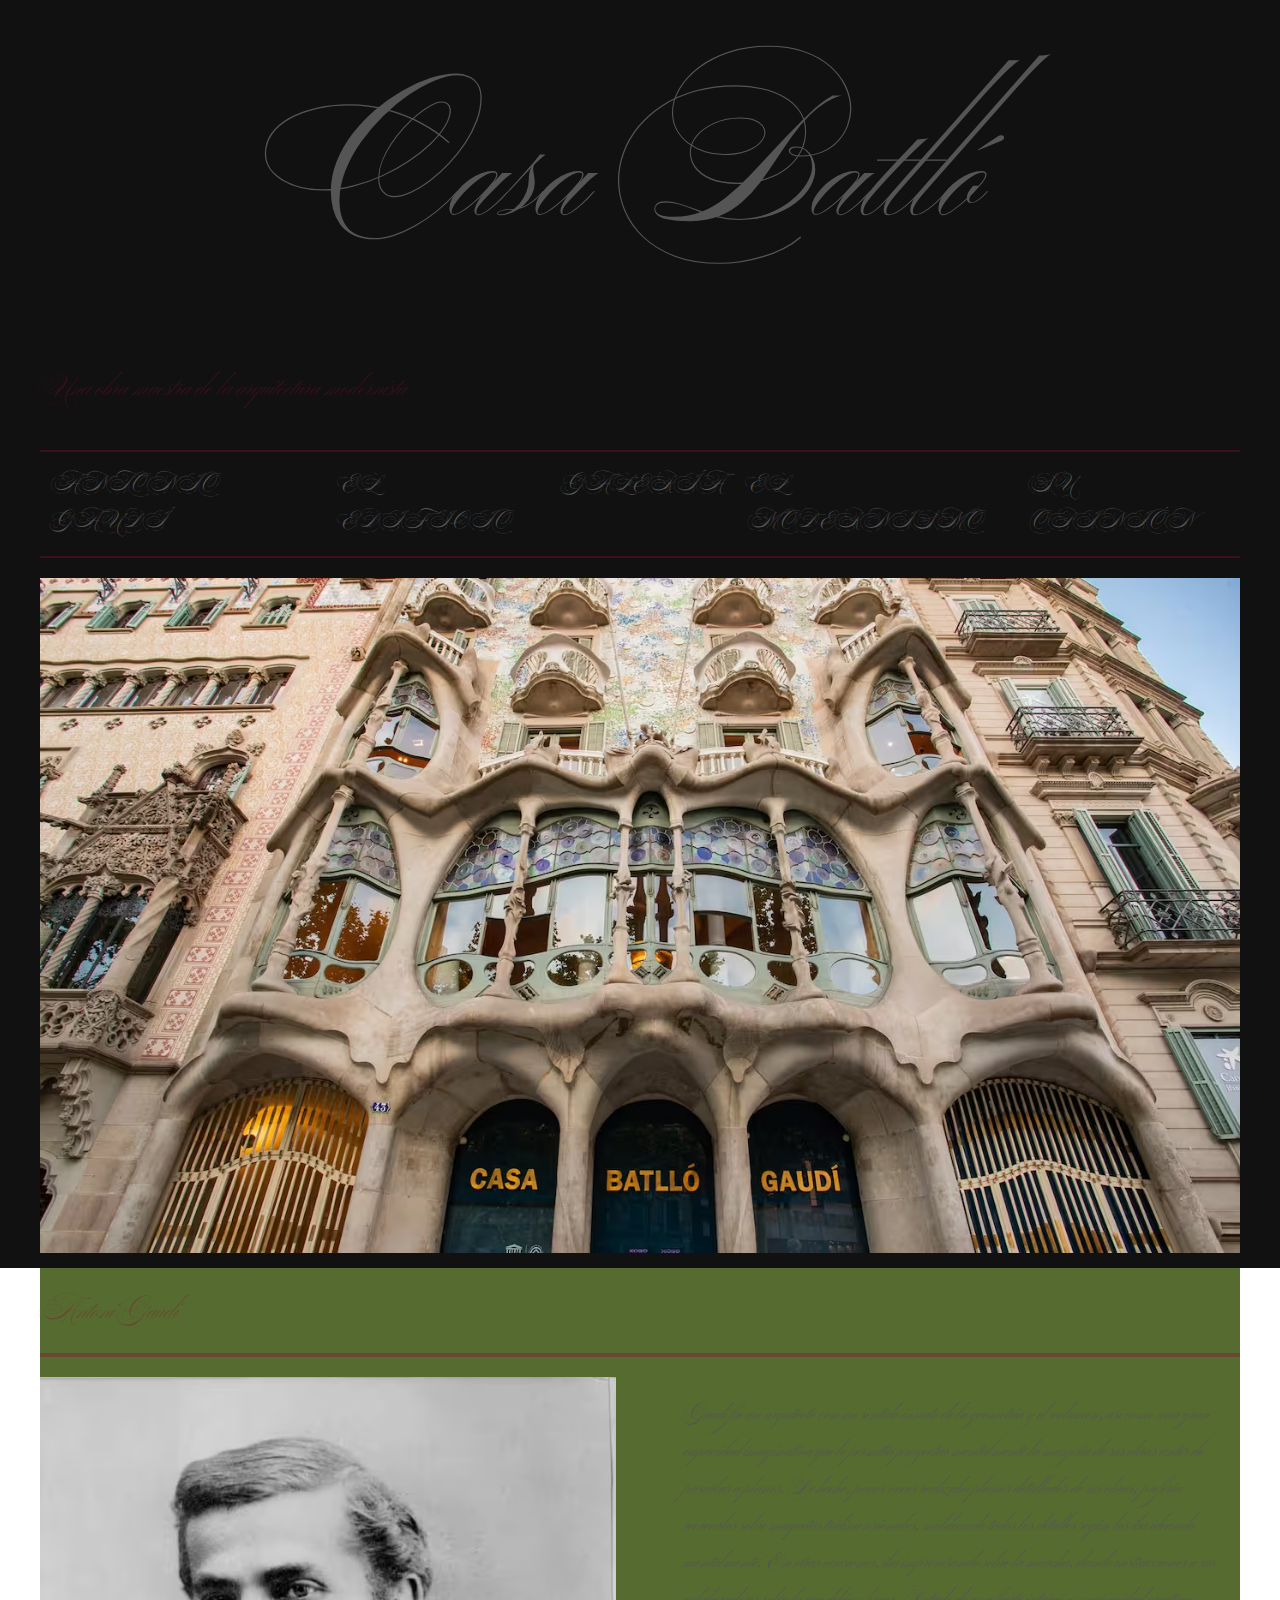
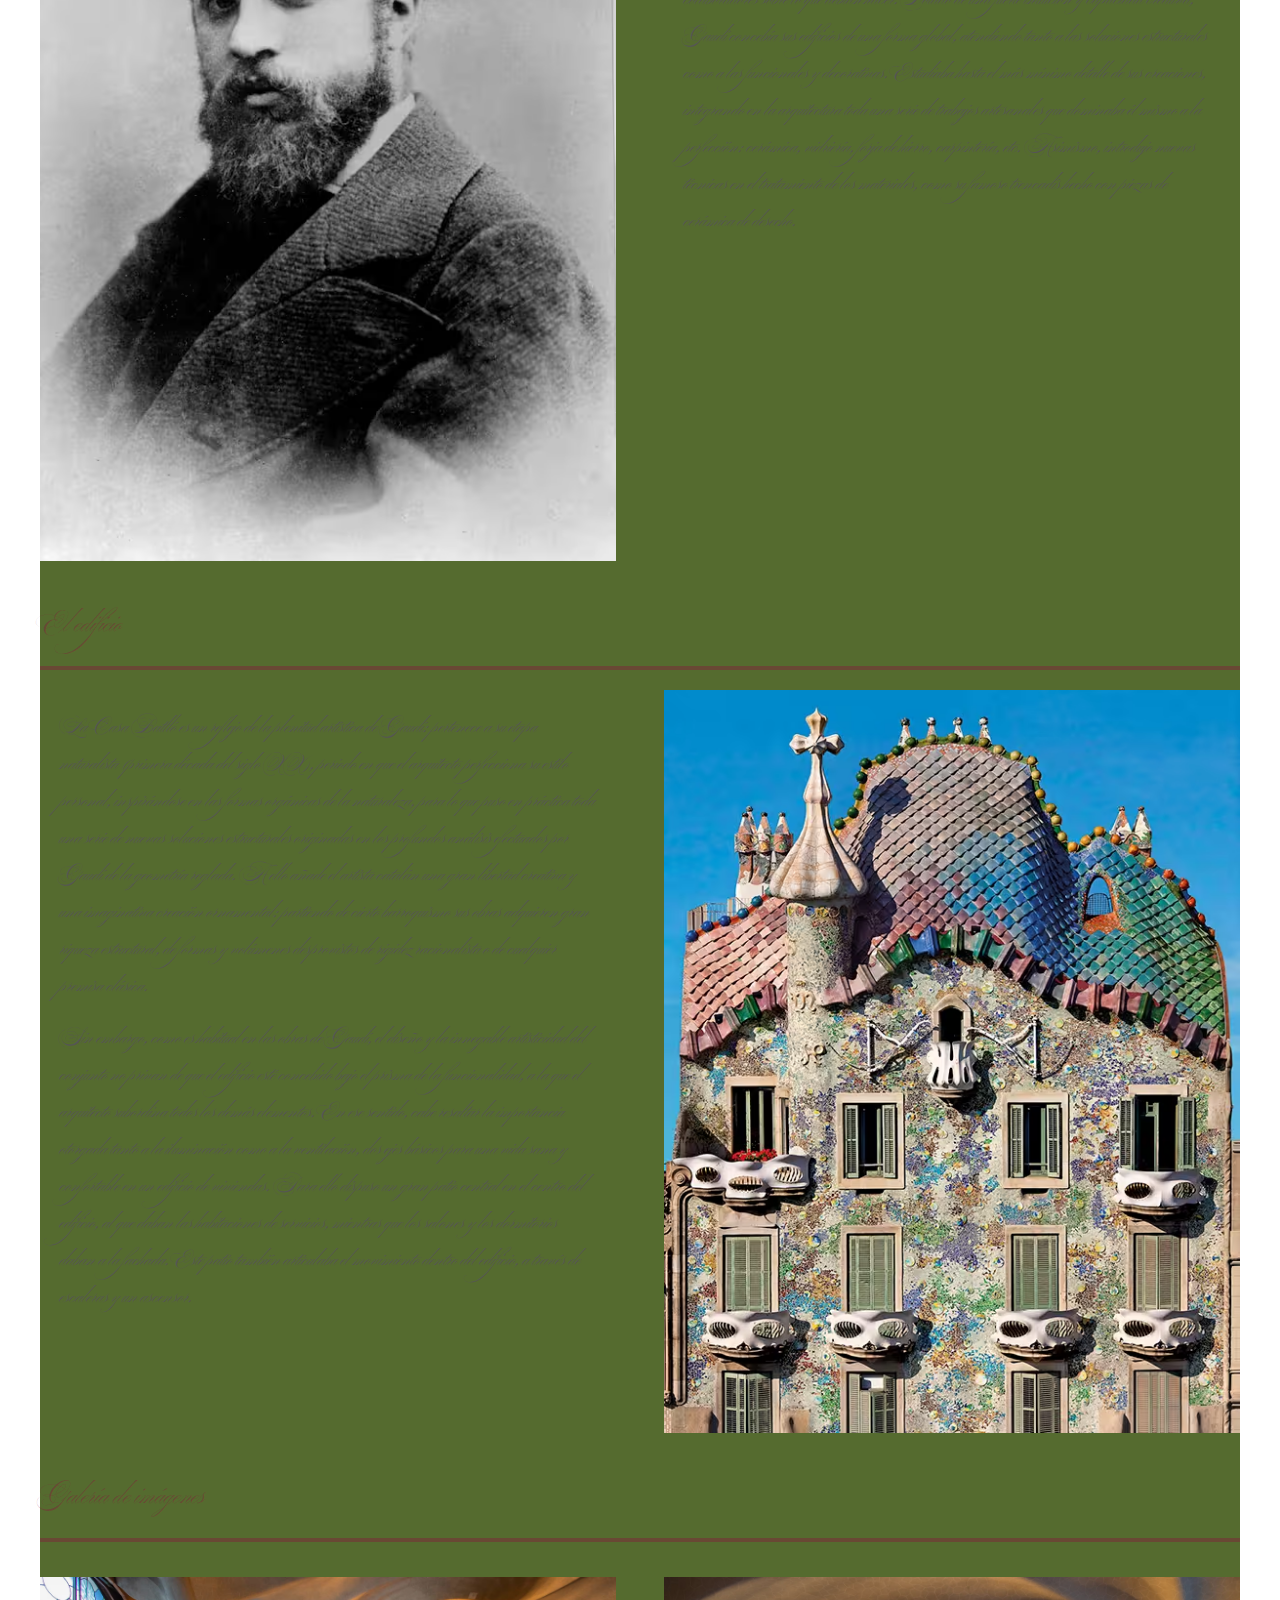
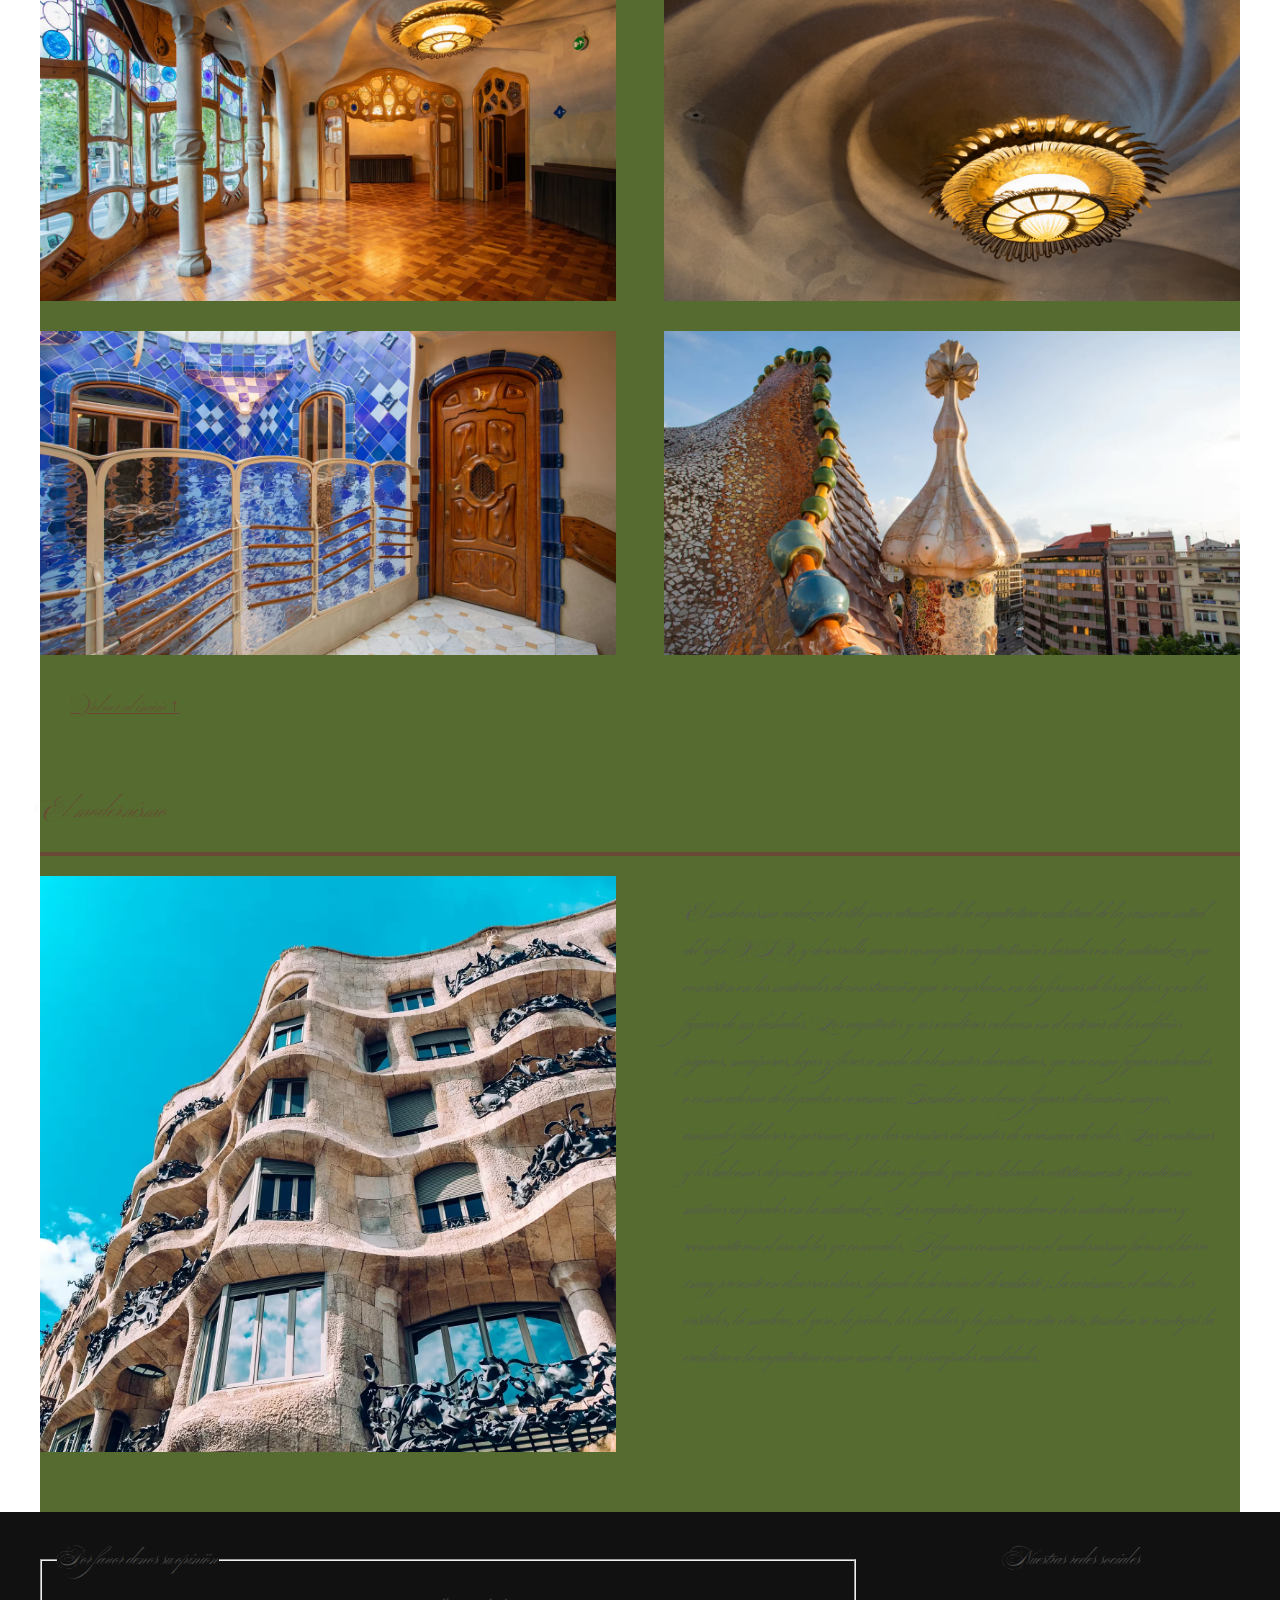
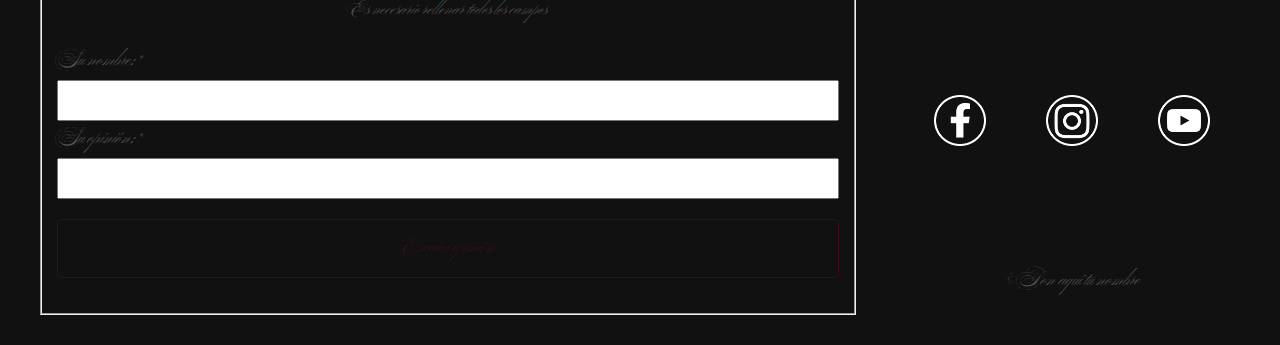
<file: index.html>
<!-- El ejercicio consiste en hacer una página accesible, como se ve en el vídeo.
El modelo te debe servir como referencia. -->
<!-- Fíjate en las etiquetas que debes cambiar y en las cosas que faltan -->
<!-- No te olvides de comentar generosamente lo que hagas  -->

<!DOCTYPE html>
<!-- atributo del idioma -->
<html lang="es">
    <head>
        <meta charset="UTF-8" />
        <meta name="viewport" content="width=device-width, initial-scale=1.0" />
        <link rel="stylesheet" href="css/style.css">
    </head>

    <body>

        <div class="fondo-color h">               
             <a href="#antonio-gaudi" id="skip-link">
                    saltar al contenido principal</a
                >
                
            <div class="width-content">
                <p id="inicio" class="p1">Casa Batlló</p>
                <p class="p2">
                    Una obra maestra de la arquitectura modernista
                </p>

                <div class="width-content">
                    <ul>
                        <li><a href="#antonio-gaudi">ANTONIO GAUDÍ</a></li>
                        <li><a href="#el-edificio">EL EDIFICIO</a></li>
                        <li><a href="#galeria">GALERÍA</a></li>
                        <li><a href="#el-modernismo">EL MODERNISMO</a></li>
                        <li><a href="#su-opinion">SU OPINIÓN</a></li>
                    </ul>
                </div>

                <!-- Las imagenes llevaran su texto alternativo correspondiente -->
                <!-- Pero debes ponerlo tú -->

                <picture >
                    <source
                        media="(max-width: 500px)"
                        srcset="img/346983-Casa-Batllo-500.avif"
                    />
                    <source
                        media="(max-width: 800px)"
                        srcset="img/346983-Casa-Batllo-800.avif"
                    />
                    <img
                        class="imagendiv"
                        src="img/346983-Casa-Batllo-1400.avif"
                        alt="Acceso a Casa Batlló."
                    />
                </picture>
            </div>
        </div>

        <div class="width-content m">
            <section id="antonio-gaudi">
                <p class="p2">Antoni Gaudí</p>
                <div>
                    <img
                        src="img/Antoni_Gaudi_1878.avif"                        
                    />
                    <div>
                        <p >
                            Gaudí fue un arquitecto con un sentido innato de la
                            geometría y el volumen, así como una gran capacidad
                            imaginativa que le permitía proyectar mentalmente la
                            mayoría de sus obras antes de pasarlas a planos. De
                            hecho, pocas veces realizaba planos detallados de
                            sus obras; prefería recrearlos sobre maquetas
                            tridimensionales, moldeando todos los detalles según
                            los iba ideando mentalmente. En otras ocasiones, iba
                            improvisando sobre la marcha, dando instrucciones a
                            sus colaboradores sobre lo que debían hacer. Dotado
                            de una fuerte intuición y capacidad creativa, Gaudí
                            concebía sus edificios de una forma global,
                            atendiendo tanto a las soluciones estructurales como
                            a las funcionales y decorativas. Estudiaba hasta el
                            más mínimo detalle de sus creaciones, integrando en
                            la arquitectura toda una serie de trabajos
                            artesanales que dominaba él mismo a la perfección:
                            cerámica, vidriería, forja de hierro, carpintería,
                            etc. Asimismo, introdujo nuevas técnicas en el
                            tratamiento de los materiales, como su famoso
                            trencadís hecho con piezas de cerámica de desecho.
                        </p>
                       
                    </div>
                </div>
            </section>

            <section id="el-edificio">
                <p class="p2">El edificio</p>
                <div>
                    <div>
                        <p >
                            La Casa Batlló es un reflejo de la plenitud
                            artística de Gaudí: pertenece a su etapa naturalista
                            (primera década del siglo XX), periodo en que el
                            arquitecto perfecciona su estilo personal,
                            inspirándose en las formas orgánicas de la
                            naturaleza, para lo que puso en práctica toda una
                            serie de nuevas soluciones estructurales originadas
                            en los profundos análisis efectuados por Gaudí de la
                            geometría reglada. A ello añade el artista catalán
                            una gran libertad creativa y una imaginativa
                            creación ornamental: partiendo de cierto barroquismo
                            sus obras adquieren gran riqueza estructural, de
                            formas y volúmenes desprovistos de rigidez
                            racionalista o de cualquier premisa clásica.
                        </p>

                        <p >
                            Sin embargo, como es habitual en las obras de Gaudí,
                            el diseño y la innegable artisticidad del conjunto
                            no privan de que el edificio esté concebido bajo el
                            prisma de la funcionalidad, a la que el arquitecto
                            subordina todos los demás elementos. En ese sentido,
                            cabe resaltar la importancia otorgada tanto a la
                            iluminación como a la ventilación, dos ejes básicos
                            para una vida sana y confortable en un edificio de
                            viviendas. Para ello dispuso un gran patio central
                            en el centro del edificio, al que daban las
                            habitaciones de servicios, mientras que los salones
                            y los dormitorios daban a la fachada. Este patio
                            también articulaba el movimiento dentro del
                            edificio, a través de escaleras y un ascensor.
                        </p>

                       
                    </div>
                    <img
                        src="img/fachada-590x760.avif"
                       
                    />
                </div>
            </section>

            <section id="galeria">
                <p class="p2">Galería de imágenes</p>
                <div class="galeria-fotos">
                    <img
                        src="img/salon.avif"
                        
                    />

                    <img
                        src="img/detall.avif"
                        
                    />

                    <img
                        src="img/pati2.avif"
                        
                    />

                    <img
                        src="img/terrat.avif"
                        
                    />
                    <div class="volver-inicio">
                        <a href="#inicio">Volver al inicio &#8593;</a>
                    </div>
                </div>
            </section>

            <section id="el-modernismo">
                <p class="p2">El modernismo</p>
                <div>
                    <img
                        src="img/casa_mila.avif"
                       
                    />
                    <div>
                        <p >
                            El modernismo rechaza el estilo poco atractivo de la
                            arquitectura industrial de la primera mitad del
                            siglo XIX, y desarrolla nuevos conceptos
                            arquitectónicos basados en la naturaleza, que
                            consisten en los materiales de construcción que se
                            emplean, en las formas de los edificios y en las
                            figuras de sus fachadas. Los arquitectos y sus
                            escultores colocan en el exterior de los edificios
                            pájaros, mariposas, hojas y flores a modo de
                            elementos decorativos, ya sea como figuras adosadas
                            o como adorno de la piedra o cerámica. También se
                            colocan figuras de tamaño mayor, animales fabulosos
                            o personas, y en las cornisas elementos de cerámica
                            de color. Las ventanas y los balcones disponen de
                            rejas de hierro forjado, que son labradas
                            artísticamente y contienen motivos inspirados en la
                            naturaleza. Los arquitectos aprovecharon los
                            materiales nuevos y reconvirtieron el uso de los ya
                            conocidos. Algunos comunes en el modernismo fueron
                            el hierro (muy presente en diversas obras, dejando
                            la herrería al descubierto), la cerámica, el vidrio,
                            los cristales, la madera, el yeso, la piedra, los
                            ladrillos y la pintura entre otros, también se
                            reintegró la escultura a la arquitectura como una de
                            sus principales cualidades.
                        </p>
                       
                    </div>
                </div>
            </section>
        </div>

        <footer class="fondo-color">
            <div class="width-content">
                <div id="su-opinion">
                    <form>
                        <fieldset>
                            <legend >
                                Por favor denos su opinión
                            </legend>
                            <p class="p-fieldset" >
                                Es necesario rellenar todos los campos
                            </p>
                           
                           Su nombre:*<input
                                    type="text"
                                    required
                                    
                            />
                           Su opinión:*<input
                                    type="text"
                                    required
                                    
                            />

                            <div>
                                <button class="boton" >
                                    Enviar opinión
                                </button>
                            </div>
                        </fieldset>
                    </form>
                </div>
                <div class="redes-sociales">
                    <p >Nuestras redes sociales</p>
                    <div>
                        <!-- Utilizaremos los aria label para que se indique la informacion del enlace -->
                        <a href="https://facebook.com" target="_blank"
                            ><img
                                class="redes"
                                src="img/c_facebook.png"
                              
                        /></a>
                        <a href="https://instagram.com" target="_blank"
                            ><img
                                class="redes"
                                src="img/c_instagram.png"
                               
                        /></a>
                        <a href="https://youtube.com" target="_blank"
                            ><img
                                class="redes"
                                src="img/c_youtube.png"
                               
                        /></a>
                    </div>
                    <p >
                        &#169;Pon aquí tu nombre
                    </p>
                    
                </div>
            </div>
        </footer>
    </body>
</html>
</file>
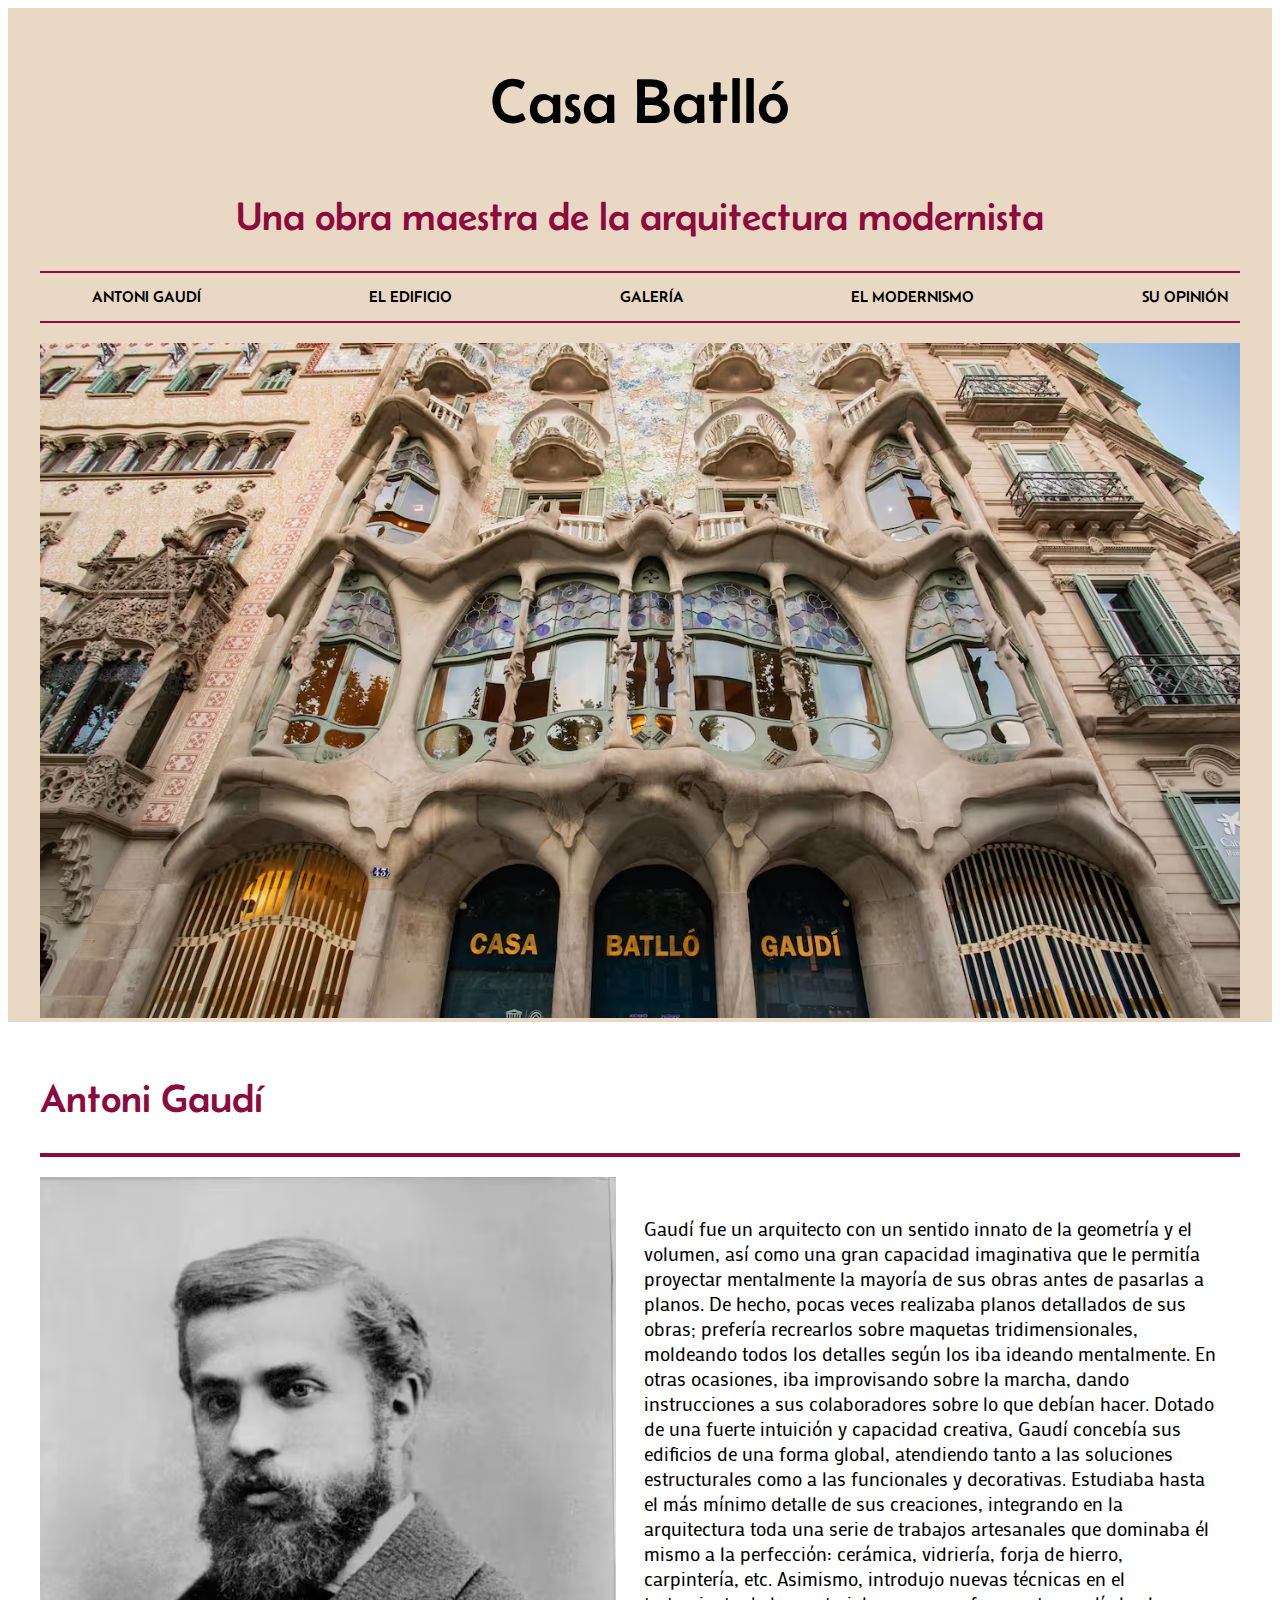
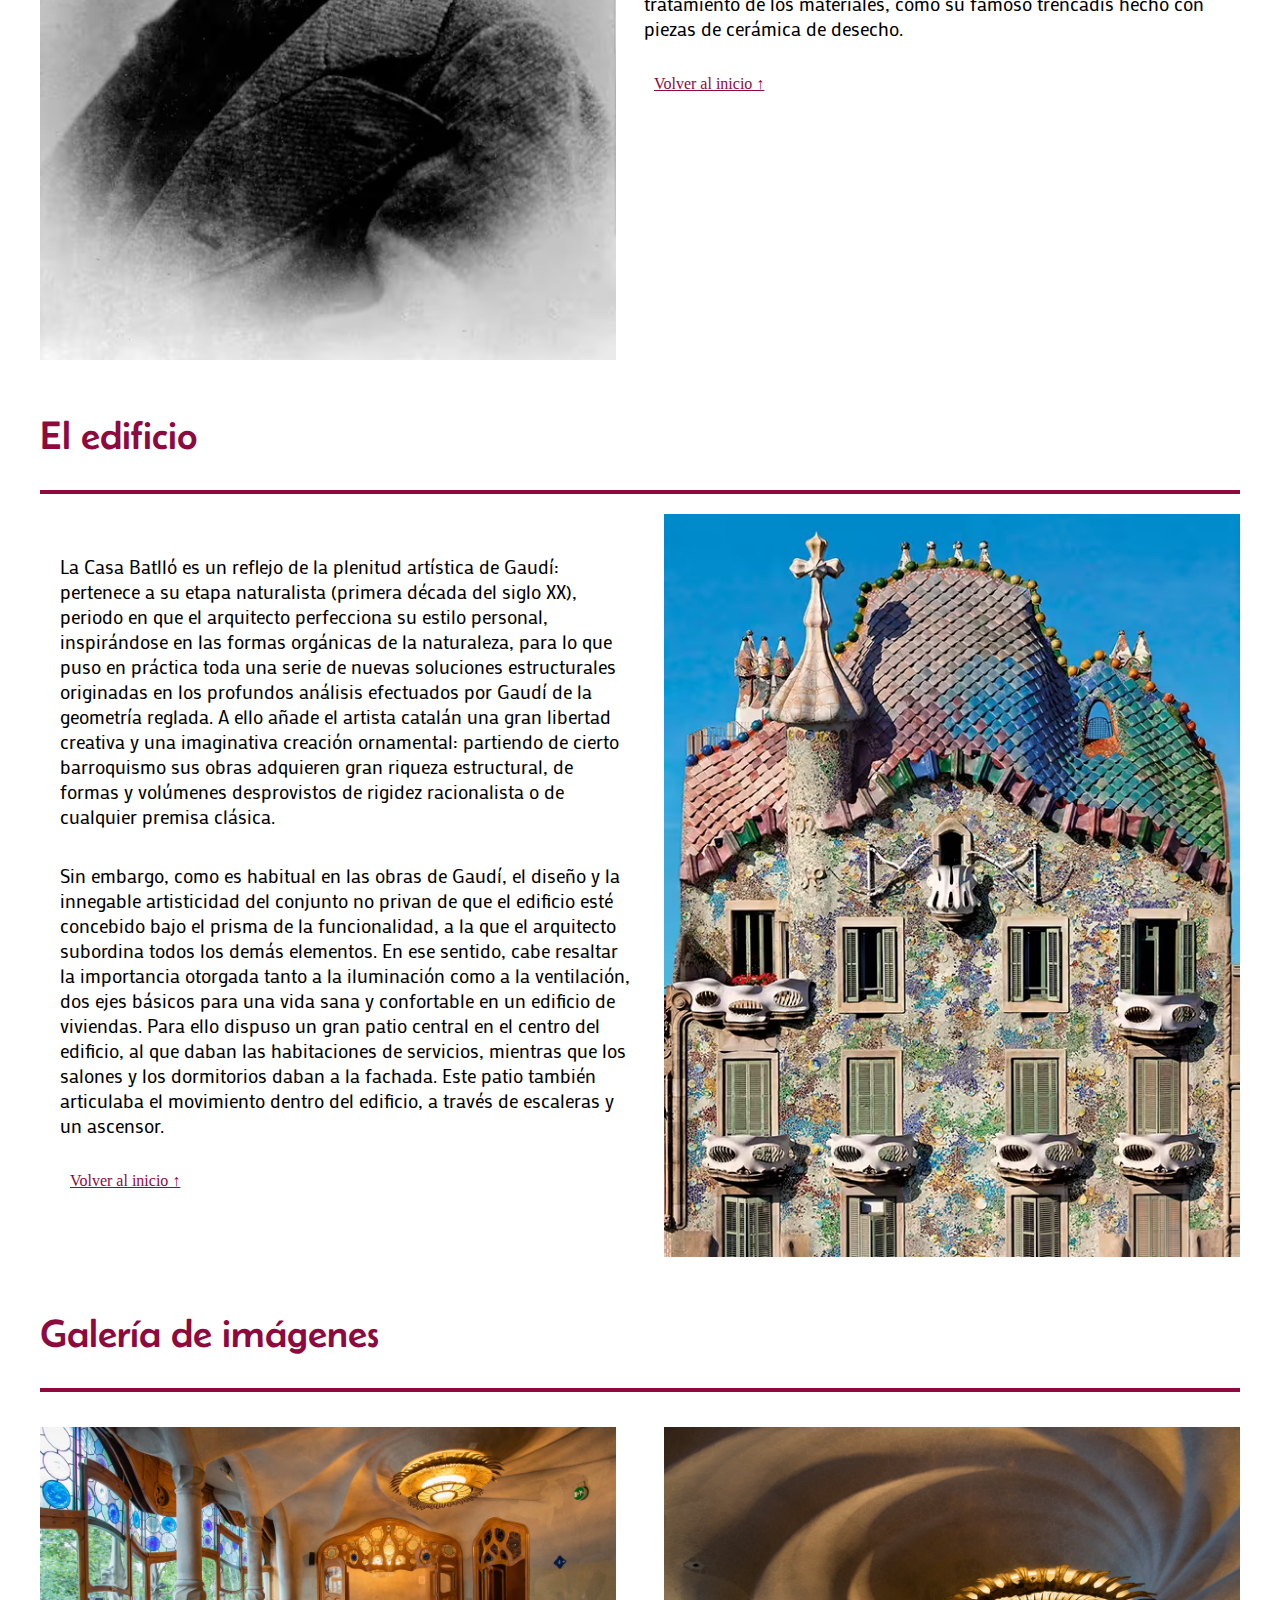
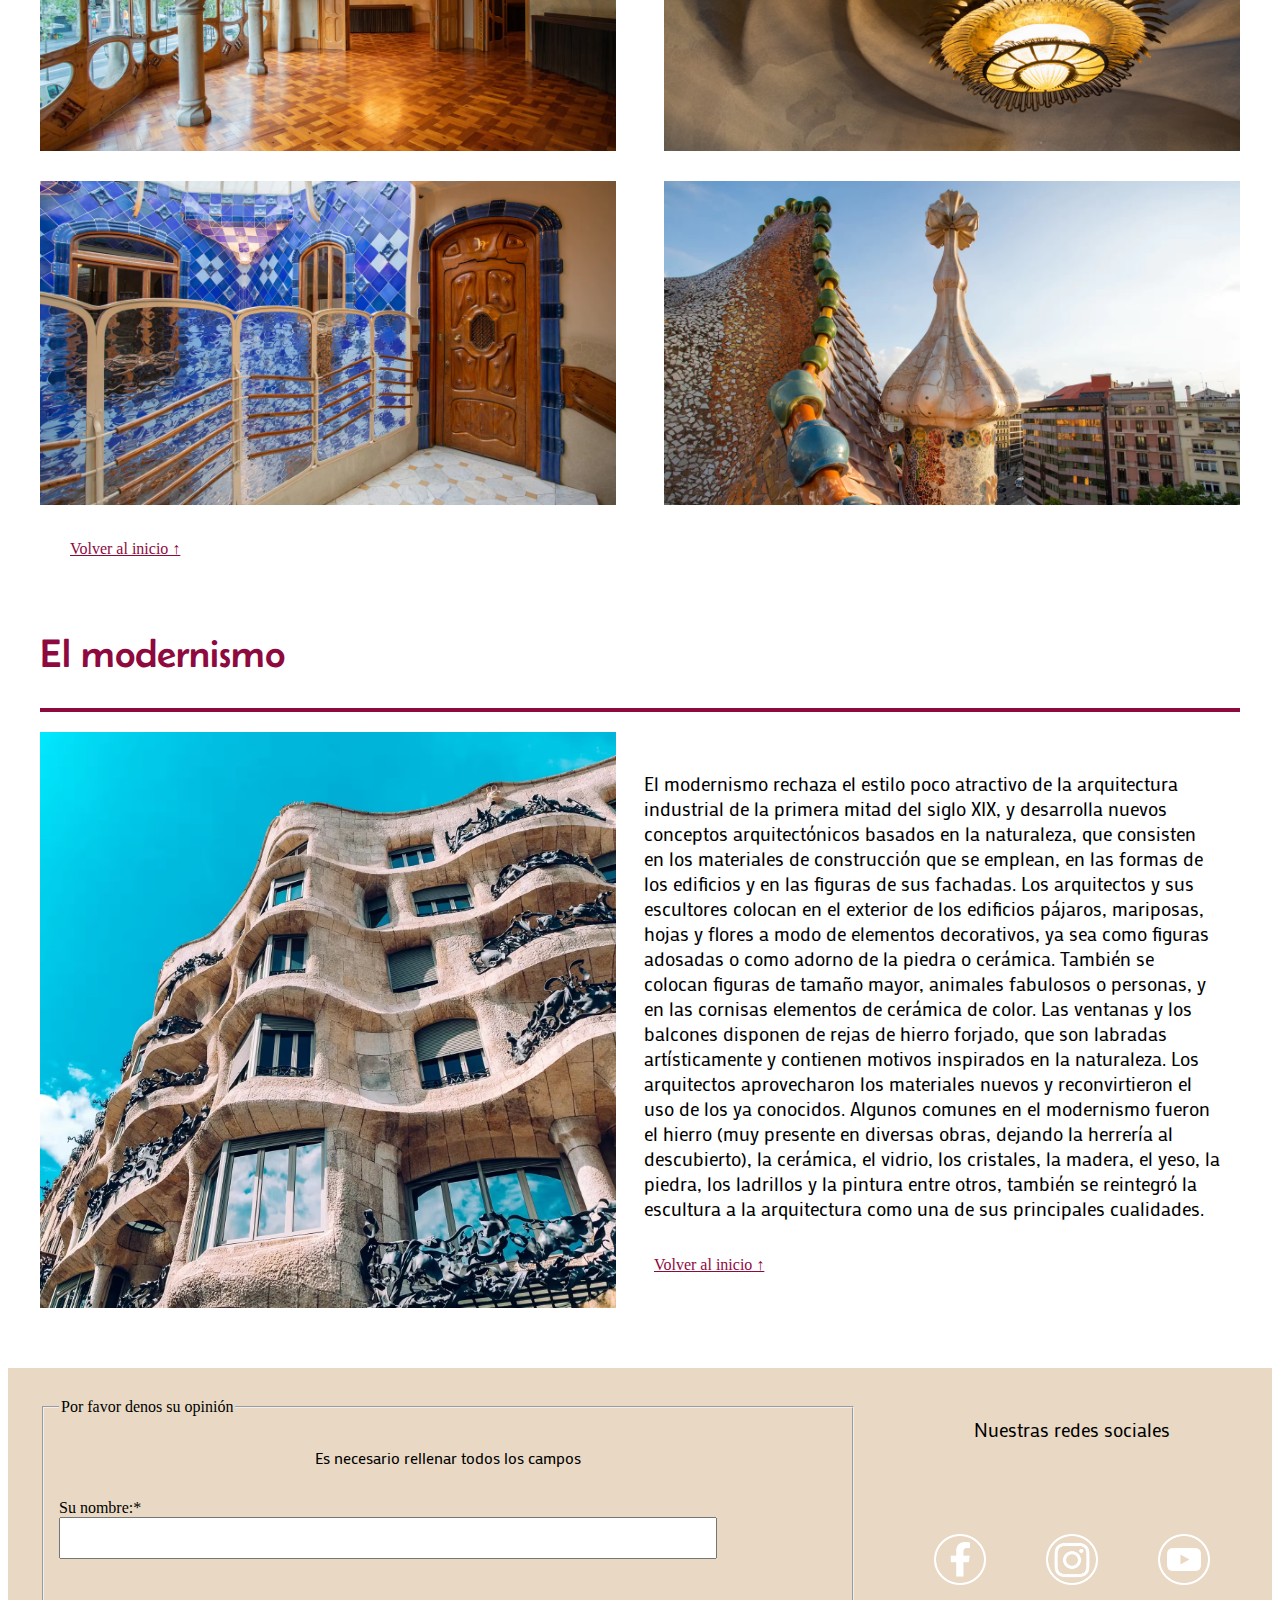
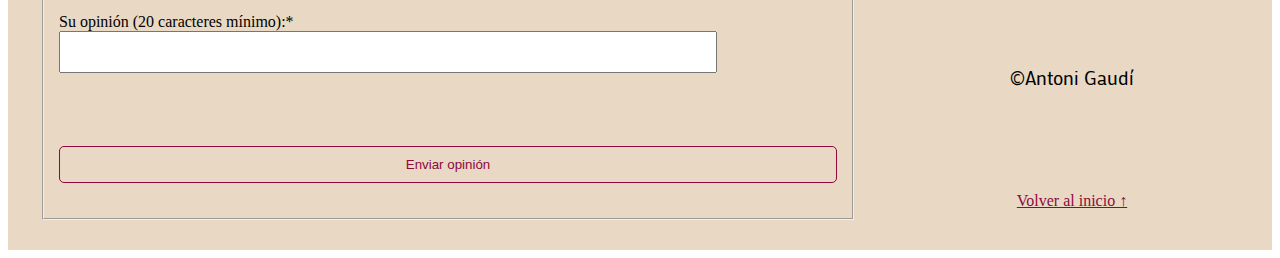
<file: corregido.html>
<!-- El ejercicio consiste en hacer una página accesible, como se ve en el vídeo.
El modelo te debe servir como referencia. -->
<!-- Fíjate en las etiquetas que debes cambiar y en las cosas que faltan -->
<!-- No te olvides de comentar generosamente lo que hagas  -->

<!DOCTYPE html>
<!-- atributo del idioma -->
<html lang="es">
  <head>
    <meta charset="UTF-8" />
    <meta name="viewport" content="width=device-width, initial-scale=1.0" />
    <title>Casa Batlló</title>
    <link rel="shortcut icon" href="img/favicon.png" type="image/x-icon" />
    <link rel="stylesheet" href="css/corregido.css" />
    <script defer src="js/corregido.js"></script>
  </head>

  <body>
    <header class="fondo-color h">
      <a href="#antonio-gaudi" id="skip-link">Saltar al contenido principal</a>

      <div class="width-content">
        <h1 id="inicio" tabindex="0">Casa Batlló</h1>
        <h2 tabindex="0">Una obra maestra de la arquitectura modernista</h2>

        <nav class="width-content">
          <ul>
            <li><a href="#antonio-gaudi">ANTONI GAUDÍ</a></li>
            <li><a href="#el-edificio">EL EDIFICIO</a></li>
            <li><a href="#galeria">GALERÍA</a></li>
            <li><a href="#el-modernismo">EL MODERNISMO</a></li>
            <li><a href="#su-opinion">SU OPINIÓN</a></li>
          </ul>
        </nav>

        <!-- Las imagenes llevaran su texto alternativo correspondiente -->
        <!-- Pero debes ponerlo tú -->

        <picture tabindex="0">
          <source
            media="(max-width: 500px)"
            srcset="img/346983-Casa-Batllo-500.avif"
          />
          <source
            media="(max-width: 800px)"
            srcset="img/346983-Casa-Batllo-800.avif"
          />
          <img
            class="imagendiv"
            src="img/346983-Casa-Batllo-1400.avif"
            alt="Acceso a Casa Batlló."
          />
        </picture>
      </div>
    </header>

    <main class="width-content">
      <section >
        <h2 tabindex="0" id="antonio-gaudi">Antoni Gaudí</h2>
        <div>
          <img
            src="img/Antoni_Gaudi_1878.avif"
            alt="Fotografía de Antoni Gaudí de 1878"
            aria-label="Fotografía de Antoni Gaudí de 1878"
            tabindex="0"
          />
          <div>
            <p tabindex="0">
              Gaudí fue un arquitecto con un sentido innato de la geometría y el
              volumen, así como una gran capacidad imaginativa que le permitía
              proyectar mentalmente la mayoría de sus obras antes de pasarlas a
              planos. De hecho, pocas veces realizaba planos detallados de sus
              obras; prefería recrearlos sobre maquetas tridimensionales,
              moldeando todos los detalles según los iba ideando mentalmente. En
              otras ocasiones, iba improvisando sobre la marcha, dando
              instrucciones a sus colaboradores sobre lo que debían hacer.
              Dotado de una fuerte intuición y capacidad creativa, Gaudí
              concebía sus edificios de una forma global, atendiendo tanto a las
              soluciones estructurales como a las funcionales y decorativas.
              Estudiaba hasta el más mínimo detalle de sus creaciones,
              integrando en la arquitectura toda una serie de trabajos
              artesanales que dominaba él mismo a la perfección: cerámica,
              vidriería, forja de hierro, carpintería, etc. Asimismo, introdujo
              nuevas técnicas en el tratamiento de los materiales, como su
              famoso trencadís hecho con piezas de cerámica de desecho.
            </p>
            <div class="volver-inicio">
                <a href="#inicio">Volver al inicio &#8593;</a>
              </div>
          </div>
        </div>
      </section>

      <section >
        <h2 id="el-edificio" tabindex="0">El edificio</h2>
        <div>
          <div>
            <p tabindex="0">
              La Casa Batlló es un reflejo de la plenitud artística de Gaudí:
              pertenece a su etapa naturalista (primera década del siglo XX),
              periodo en que el arquitecto perfecciona su estilo personal,
              inspirándose en las formas orgánicas de la naturaleza, para lo que
              puso en práctica toda una serie de nuevas soluciones estructurales
              originadas en los profundos análisis efectuados por Gaudí de la
              geometría reglada. A ello añade el artista catalán una gran
              libertad creativa y una imaginativa creación ornamental: partiendo
              de cierto barroquismo sus obras adquieren gran riqueza
              estructural, de formas y volúmenes desprovistos de rigidez
              racionalista o de cualquier premisa clásica.
            </p>

            <p tabindex="0">
              Sin embargo, como es habitual en las obras de Gaudí, el diseño y
              la innegable artisticidad del conjunto no privan de que el
              edificio esté concebido bajo el prisma de la funcionalidad, a la
              que el arquitecto subordina todos los demás elementos. En ese
              sentido, cabe resaltar la importancia otorgada tanto a la
              iluminación como a la ventilación, dos ejes básicos para una vida
              sana y confortable en un edificio de viviendas. Para ello dispuso
              un gran patio central en el centro del edificio, al que daban las
              habitaciones de servicios, mientras que los salones y los
              dormitorios daban a la fachada. Este patio también articulaba el
              movimiento dentro del edificio, a través de escaleras y un
              ascensor.
            </p>
            <div class="volver-inicio">
                <a href="#inicio">Volver al inicio &#8593;</a>
              </div>
          </div>
          <img
            src="img/fachada-590x760.avif"
            alt="Fachada de la Casa Batlló"
            tabindex="0"
            aria-labelledby="fachada_casa_batllo"
          />
          <p class="text_hidden" id="fachada_casa_batllo">
            La fachada de la Casa Batlló destaca por su mosaico y los balcones
            en forma de máscaras venecianas
          </p>
        </div>
      </section>

      <section id="galeria">
        <h2 tabindex="0">Galería de imágenes</h2>
        <div class="galeria-fotos">
          <img
            src="img/salon.avif"
            alt="Salón principal de la casa Batlló"
            aria-labelledby="salon"
            tabindex="0"
          />
          <p class="text_hidden" id="salon">
            El espacio más relevante era el salón principal, con un techo en
            forma de cielo raso de formas helicoidales en relieve, y donde
            destacaba el gran ventanal de la tribuna que daba al paseo de
            Gracia, decorado con vidrieras en forma de disco de diferentes
            colores.
          </p>

          <img
            src="img/detall.avif"
            alt="Lámpara circular del salón"
            tabindex="0"
            aria-labelledby="lampara"
          />
          <p class="text_hidden" id="lampara">
            Una gran lámpara circular remata la espiral del cielo raso.
          </p>

          <img
            src="img/pati2.avif"
            alt="Patio central de la casa Batlló"
            tabindex="0"
            aria-labelledby="patio"
          />
          <p class="text_hidden" id="patio">
            El patio está revestido de azulejos, con una ingeniosa gradación de
            color desde el azul de la parte superior hasta el blanco de la
            inferior, para mejor aprovechamiento de la luz, lo que provoca la
            sensación de estar en una cueva submarina.
          </p>

          <img
            src="img/terrat.avif"
            alt="Cubierta de la casa Batlló"
            tabindex="0"
            aria-labelledby="terrat"
          />
          <p class="text_hidden" id="terrat">
            Una de las interpretaciones simbólicas que se ha dado a esta fachada
            es la de San Jorge luchando con el dragón, cuyas víctimas se hallan
            en la fachada representadas por las columnas en forma de hueso y los
            balcones en forma de calavera. Así, la cruz de cuatro brazos sería
            la espada clavada en el espinazo del animal, del que brotaría la
            sangre, presente en la cerámica roja de esta parte de la cubierta.
          </p>
          <div class="volver-inicio">
            <a href="#inicio">Volver al inicio &#8593;</a>
          </div>
        </div>
      </section>

      <section id="el-modernismo">
        <h2 tabindex="0">El modernismo</h2>
        <div>
          <img
            src="img/casa_mila.avif"
            alt="Fachada de la casa Milà"
            tabindex="0"
            aria-labelledby="casa_mila"
          />
          <p class="text_hidden" id="casa_mila">
            La casa Milà se caracteriza por sus formas orgánicas. De ahí su
            nombre popular de la "Pedrera" (cantera en catalán)
          </p>
          <div>
            <p tabindex="0">
              El modernismo rechaza el estilo poco atractivo de la arquitectura
              industrial de la primera mitad del siglo XIX, y desarrolla nuevos
              conceptos arquitectónicos basados en la naturaleza, que consisten
              en los materiales de construcción que se emplean, en las formas de
              los edificios y en las figuras de sus fachadas. Los arquitectos y
              sus escultores colocan en el exterior de los edificios pájaros,
              mariposas, hojas y flores a modo de elementos decorativos, ya sea
              como figuras adosadas o como adorno de la piedra o cerámica.
              También se colocan figuras de tamaño mayor, animales fabulosos o
              personas, y en las cornisas elementos de cerámica de color. Las
              ventanas y los balcones disponen de rejas de hierro forjado, que
              son labradas artísticamente y contienen motivos inspirados en la
              naturaleza. Los arquitectos aprovecharon los materiales nuevos y
              reconvirtieron el uso de los ya conocidos. Algunos comunes en el
              modernismo fueron el hierro (muy presente en diversas obras,
              dejando la herrería al descubierto), la cerámica, el vidrio, los
              cristales, la madera, el yeso, la piedra, los ladrillos y la
              pintura entre otros, también se reintegró la escultura a la
              arquitectura como una de sus principales cualidades.
            </p>
            <div class="volver-inicio">
              <a href="#inicio">Volver al inicio &#8593;</a>
            </div>
          </div>
        </div>
      </section>
    </main>

    <footer class="fondo-color">
      <div class="width-content">
        <div id="su-opinion">
          <form>
            <fieldset>
              <legend>Por favor denos su opinión</legend>
              <p class="p-fieldset">Es necesario rellenar todos los campos</p>
              <label for="nombre">Su nombre:* </label>
              <input type="text" required aria-required="true" id="nombre" />
              <p id="errorNombre"></p>
              <label for="opinion">Su opinión (20 caracteres mínimo):* </label
              ><input type="text" required aria-required="true" id="opinion" />
              <p id="errorOpinion"></p>
              <div>
                <button class="boton">Enviar opinión</button>
              </div>
            </fieldset>
          </form>
        </div>
        <div class="redes-sociales">
          <p>Nuestras redes sociales</p>
          <div>
            <!-- Utilizaremos los aria label para que se indique la informacion del enlace -->
            <a href="https://facebook.com" target="_blank"
              ><img
                class="redes"
                src="img/c_facebook.png"
                alt="Logo de Facebook"
                tabindex="0"
            /></a>
            <a href="https://instagram.com" target="_blank"
              ><img
                class="redes"
                src="img/c_instagram.png"
                alt="Logo de Instagram"
                tabindex="0"
            /></a>
            <a href="https://youtube.com" target="_blank"
              ><img
                class="redes"
                src="img/c_youtube.png"
                alt="Logo de Youtube"
                tabindex="0"
            /></a>
          </div>
          <p tabindex="0">&#169;Antoni Gaudí</p>
          <div class="volver-inicio">
            <a href="#inicio">Volver al inicio &#8593;</a>
          </div>
        </div>
      </div>
    </footer>
  </body>
</html>
</file>
<file: css/style.css>
/* Seccion para insertar la fuente a utilizar */
@import url('https://fonts.googleapis.com/css2?family=Ballet:opsz@16..72&display=swap');
/* Sugerencia de fuentes alternativas */
/* @import url('https://fonts.googleapis.com/css2?family=Belanosima:wght@400;600;700&family=Mako&family=Salsa&display=swap'); */


* {
    margin: 0;
    padding: 0;
    box-sizing: border-box;
    /* no cambio de tipografia porque esta tipografia ya me parece clara y accesible */
    font-family: var(--text-normal);
    font-size: 1.1rem;
    color: var(--text-color);
    font-family: "ballet";
}

:root {
    --primary-color: #888;
    --secondary-color: #8d093e5a;
    --text-color: #555;
    --hover-color: #ffa02e;
    /* cambio de el fondo del color para que sea mas accesible color de video*/
    /* --backgroung-color: #b7d2d4; */
    --backgroung-color:#111;
    --width-content: 1200px;
    --text-normal: "Mako", sans-serif;
    --text-title: "Belanosima", cursive;
}

.width-content {
    width: var(--width-content);
    margin: 0 auto;
}

.fondo-color {
    background-color: var(--backgroung-color);
}
/* cambiar el color a azul */
/* Para volver al inicio */
.volver-inicio a {
    padding: 10px;
    text-decoration: underline;
    color: var(--secondary-color);
}

.volver-inicio a:hover {
    color: var(--primary-color);
    background-color: var(--secondary-color);
    font-weight: bold;
    border-radius: 5px;
}

/* Enlace oculto */
#skip-link {
    position: absolute;
    left: -10000px;
    top: auto;
    width: 1px;
    height: 1px;
    overflow: hidden;
}

#skip-link:focus {
    position: static;
    width: auto;
    height: auto;
    background-color: var(--secondary-color);
    color: var(--primary-color);
}


.m {
    background-color: darkolivegreen;
}
/* Títulos y textos */
.p1,
.p2,
.p3 {
    /* font-family: var(--text-title); */
    font-weight: 400;
    font-style: normal;
}

.p1 {
    font-size: 10rem;
    padding: 15px 0;
    text-align: center;
}

.p2 {
    font-size: 1.5rem;
    color: var(--secondary-color);
    
}

.p3 {
    font-size: 1rem;
    color: var(--secondary-color);

}

p {
    padding-bottom: 15px;
}

/* h ==================================== */
.h {
    display: flex;
    flex-direction: column;
    align-items: center;
}

.h ul {
    display: flex;
    list-style: none;
    justify-content: space-between;
    border-top: 2px solid var(--secondary-color);
    border-bottom: 2px solid var(--secondary-color);
    margin: 20px 0;

}

.h li {
    padding: 15px 12px;
}

.h li:hover {
    background-color: var(--secondary-color);
    color: var(--primary-color);
    text-decoration: underline;
}

.h ul a {
    text-decoration: none;
    color: inherit;
}

img {
    width: 100%;
}

/* centrar el h2 del h */

.h h2{
    text-align: center;
}

/* .m ===================================== */
.m {
    padding: 20px 0;
}

section>div {
    display: flex;
    justify-content: space-between;
    padding: 20px 0;
    border-top: 4px solid var(--secondary-color);
    margin-bottom: 20px;
}

section div img {
    width: 48%;
}

section>div>div {
    padding: 20px;
    width: 48%;
}

.galeria-fotos {
    display: flex;
    flex-wrap: wrap;
}

.galeria-fotos img {
    margin: 15px 0;
    width: 48%;
}

/* footer ====================================== */
footer {
    padding: 30px 0;
}

footer>div {
    display: flex;
    justify-content: space-between;
}

/* Area para dejar tu opinion */
#su-opinion {
    width: 68%;
}

fieldset {
    padding: 15px;
}

.p-fieldset {
    text-align: center;
    font-size: 1rem;
}

label {
    display: block;
    width: 100%;
}

input {
    width: 100%;
}

button {
    width: 100%;
    margin: 20px 0;
    padding: 10px;
    color: var(--secondary-color);
    background-color: var(--backgroung-color);
    border: 1px solid var(--secondary-color);
    border-radius: 5px;
}

button:hover {
    background-color: var(--secondary-color);
    border: 1px solid var(--secondary-color);
    color: var(--primary-color);
}

/* Area para las redes sociales */
.redes-sociales {
    width: 28%;
    display: flex;
    flex-direction: column;
    align-items: center;
    justify-content: space-between;
}

.redes-sociales div {
    width: 100%;
    display: flex;
    justify-content: space-around;
}

.redes-sociales img {
    width: 4vw;
}

.redes-sociales img:hover {
    scale: 1.15;
}
</file>
<file: css/corregido.css>
/* Seccion para insertar la fuente a utilizar */
/* @import url('https://fonts.googleapis.com/css2?family=Ballet:opsz@16..72&display=swap'); */
/* Sugerencia de fuentes alternativas */
@import url('https://fonts.googleapis.com/css2?family=Belanosima:wght@400;600;700&family=Mako&family=Salsa&display=swap'); */


* {
    margin: 0;
    padding: 0;
    box-sizing: border-box;
    /* no cambio de tipografia porque esta tipografia ya me parece clara y accesible */
    font-family: var(--text-normal);
    font-size: 1.1rem;
    color: var(--text-color);
}

:root {
    --primary-color: white;
    --secondary-color: #8d093e;
    --text-color: #555;
    --hover-color: #ffa02e;
    /* cambio de el fondo del color para que sea mas accesible color de video*/
    /* --backgroung-color: #b7d2d4; */
    --backgroung-color:#E9D9C4;
    --width-content: 1200px;
    --text-normal: "Mako", sans-serif;
    --text-title: "Belanosima", cursive;
}

.width-content {
    width: var(--width-content);
    margin: 0 auto;
}

.fondo-color {
    background-color: var(--backgroung-color);
}
/* cambiar el color a azul */
/* Para volver al inicio */
.volver-inicio a {
    padding: 10px;
    text-decoration: underline;
    color: var(--secondary-color);
}

.volver-inicio a:hover {
    color: var(--primary-color);
    background-color: var(--secondary-color);
    font-weight: bold;
    border-radius: 5px;
}

/* Enlace oculto */
#skip-link {
    position: absolute;
    left: -10000px;
    top: auto;
    /* width: 1px;
    height: 1px; */
    overflow: hidden;
}

#skip-link:focus {
    position: static;
    /* width: auto;
    height: auto; */
    padding: .5rem;
    background-color: var(--secondary-color);
    color: var(--primary-color);
    border: 2px solid var(--secondary-color);
}


main {
    background-color: white;
}
/* Títulos y textos */
h1,
h2,
h3 {
    font-family: var(--text-title);
    font-weight: 400;
    font-style: normal;
}

h1 {
    font-size: 4rem;
    padding: 15px 0;
    text-align: center;
}

h2 {
    font-size: 2.5rem;
    color: var(--secondary-color);
    
}

h3 {
    font-size: 1rem;
    color: var(--secondary-color);

}

p {
    padding-bottom: 15px;
    font-size: 1.2rem;
    font-family: var(--text-normal);
}

/* h ==================================== */
header {
    display: flex;
    flex-direction: column;
    align-items: center;
}

header ul {
    display: flex;
    list-style: none;
    justify-content: space-between;
    border-top: 2px solid var(--secondary-color);
    border-bottom: 2px solid var(--secondary-color);
    margin: 20px 0;

}

header li {
    padding: 15px 12px;
}

header li:hover {
    background-color: var(--secondary-color);
    color: var(--primary-color);
    text-decoration: underline;
}

header ul a {
    text-decoration: none;
    color: inherit;
    font-family: var(--text-title);
}

img {
    width: 100%;
}

/* centrar el h2 del h */

header h2{
    text-align: center;
}

/* .m ===================================== */
main {
    padding: 20px 0;
}

section>div {
    display: flex;
    justify-content: space-between;
    padding: 20px 0;
    border-top: 4px solid var(--secondary-color);
    margin-bottom: 20px;
}

section div img {
    width: 48%;
}

section>div>div {
    padding: 20px;
    width: 48%;
}

.galeria-fotos {
    display: flex;
    flex-wrap: wrap;
}

.galeria-fotos img {
    margin: 15px 0;
    width: 48%;
}

/* footer ====================================== */
footer {
    padding: 30px 0;
}

footer>div {
    display: flex;
    justify-content: space-between;
}

/* Area para dejar tu opinion */
#su-opinion {
    width: 68%;
}

fieldset {
    padding: 15px;
}

.p-fieldset {
    text-align: center;
    font-size: 1rem;
}

label {
    display: block;
    /* width: 100%; */
}

input {
    width: 80%;
    font-size: 1.2rem;
    padding: .5rem 1rem;
}

button {
    width: 100%;
    margin: 20px 0;
    padding: 10px;
    color: var(--secondary-color);
    background-color: var(--backgroung-color);
    border: 1px solid var(--secondary-color);
    border-radius: 5px;
}

button:hover {
    background-color: var(--secondary-color);
    border: 1px solid var(--secondary-color);
    color: var(--primary-color);
}

/* Area para las redes sociales */
.redes-sociales {
    width: 28%;
    display: flex;
    flex-direction: column;
    align-items: center;
    justify-content: space-between;
}

.redes-sociales div {
    width: 100%;
    display: flex;
    justify-content: space-around;
}

.redes-sociales img {
    width: 4vw;
}

.redes-sociales img:hover {
    scale: 1.15;
}

.text_hidden {
    display:none;
}

#errorNombre, #errorOpinion {
    color: var(--secondary-color);
}

:focus {
    outline: 2px solid var(--secondary-color);
}
</file>
